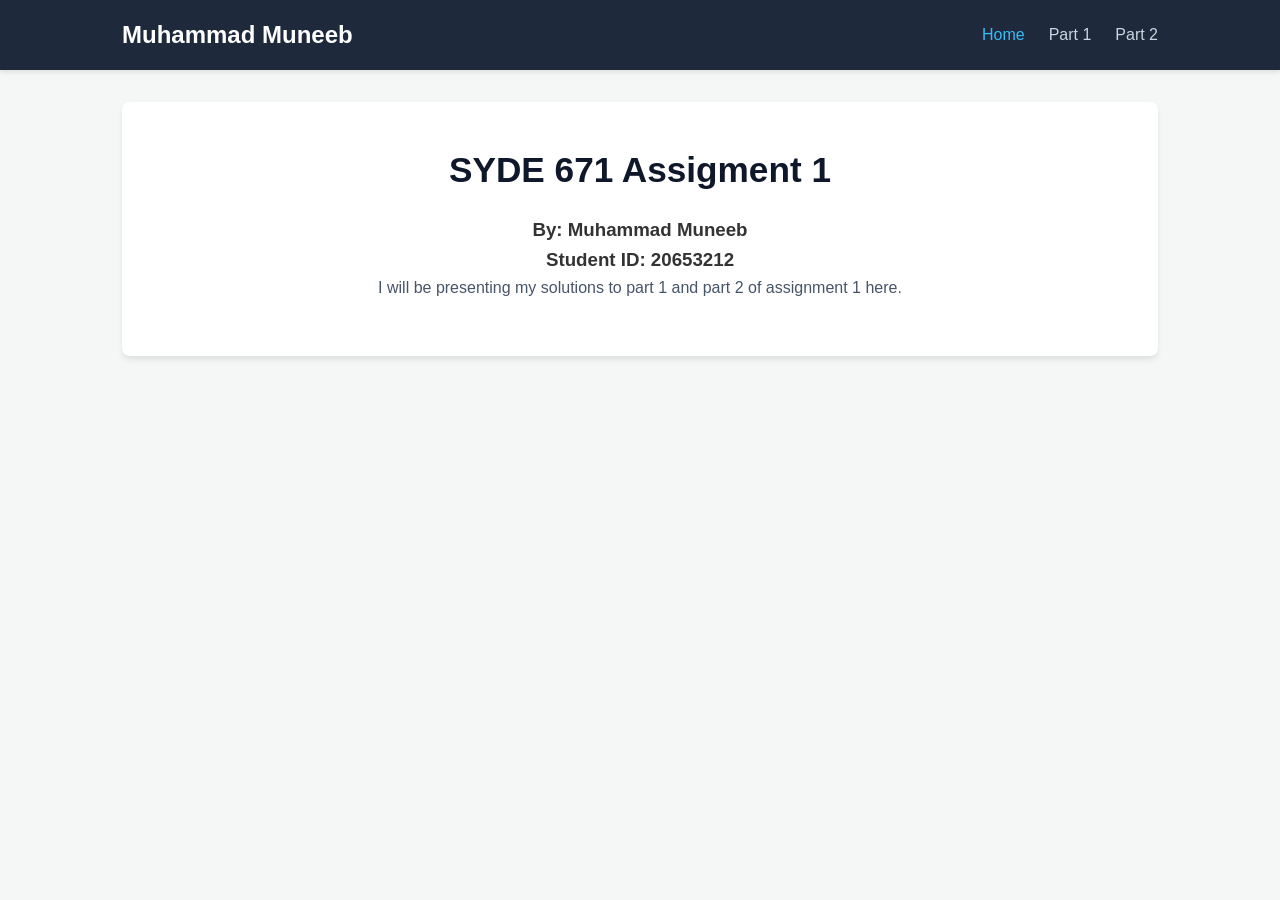
<file: index.html>
<!DOCTYPE html>
<html lang="en">
<head>
    <meta charset="UTF-8">
    <meta name="viewport" content="width=device-width, initial-scale=1.0">
    <title>Home - SYDE ASSIGNMENT 1</title>
    <link rel="stylesheet" href="style.css">
</head>
<body>

    <header>
        <nav>
            <a href="index.html" class="logo">Muhammad Muneeb</a>
            <ul class="nav-links">
                <li><a href="index.html" class="active">Home</a></li>
                <li><a href="Part1.html">Part 1</a></li>
                <li><a href="Part2.html">Part 2</a></li>
            </ul>
        </nav>
    </header>

    <main>
        <div class="card">
            <h1>SYDE 671 Assigment 1</h1>
            <h3>By: Muhammad Muneeb</h3>
            <h3>Student ID: 20653212</h3>
            <p>I will be presenting my solutions to part 1 and part 2 of assignment 1 here.</p>
            <p></p>
        </div>
    </main>
</body>
</html>
</file>
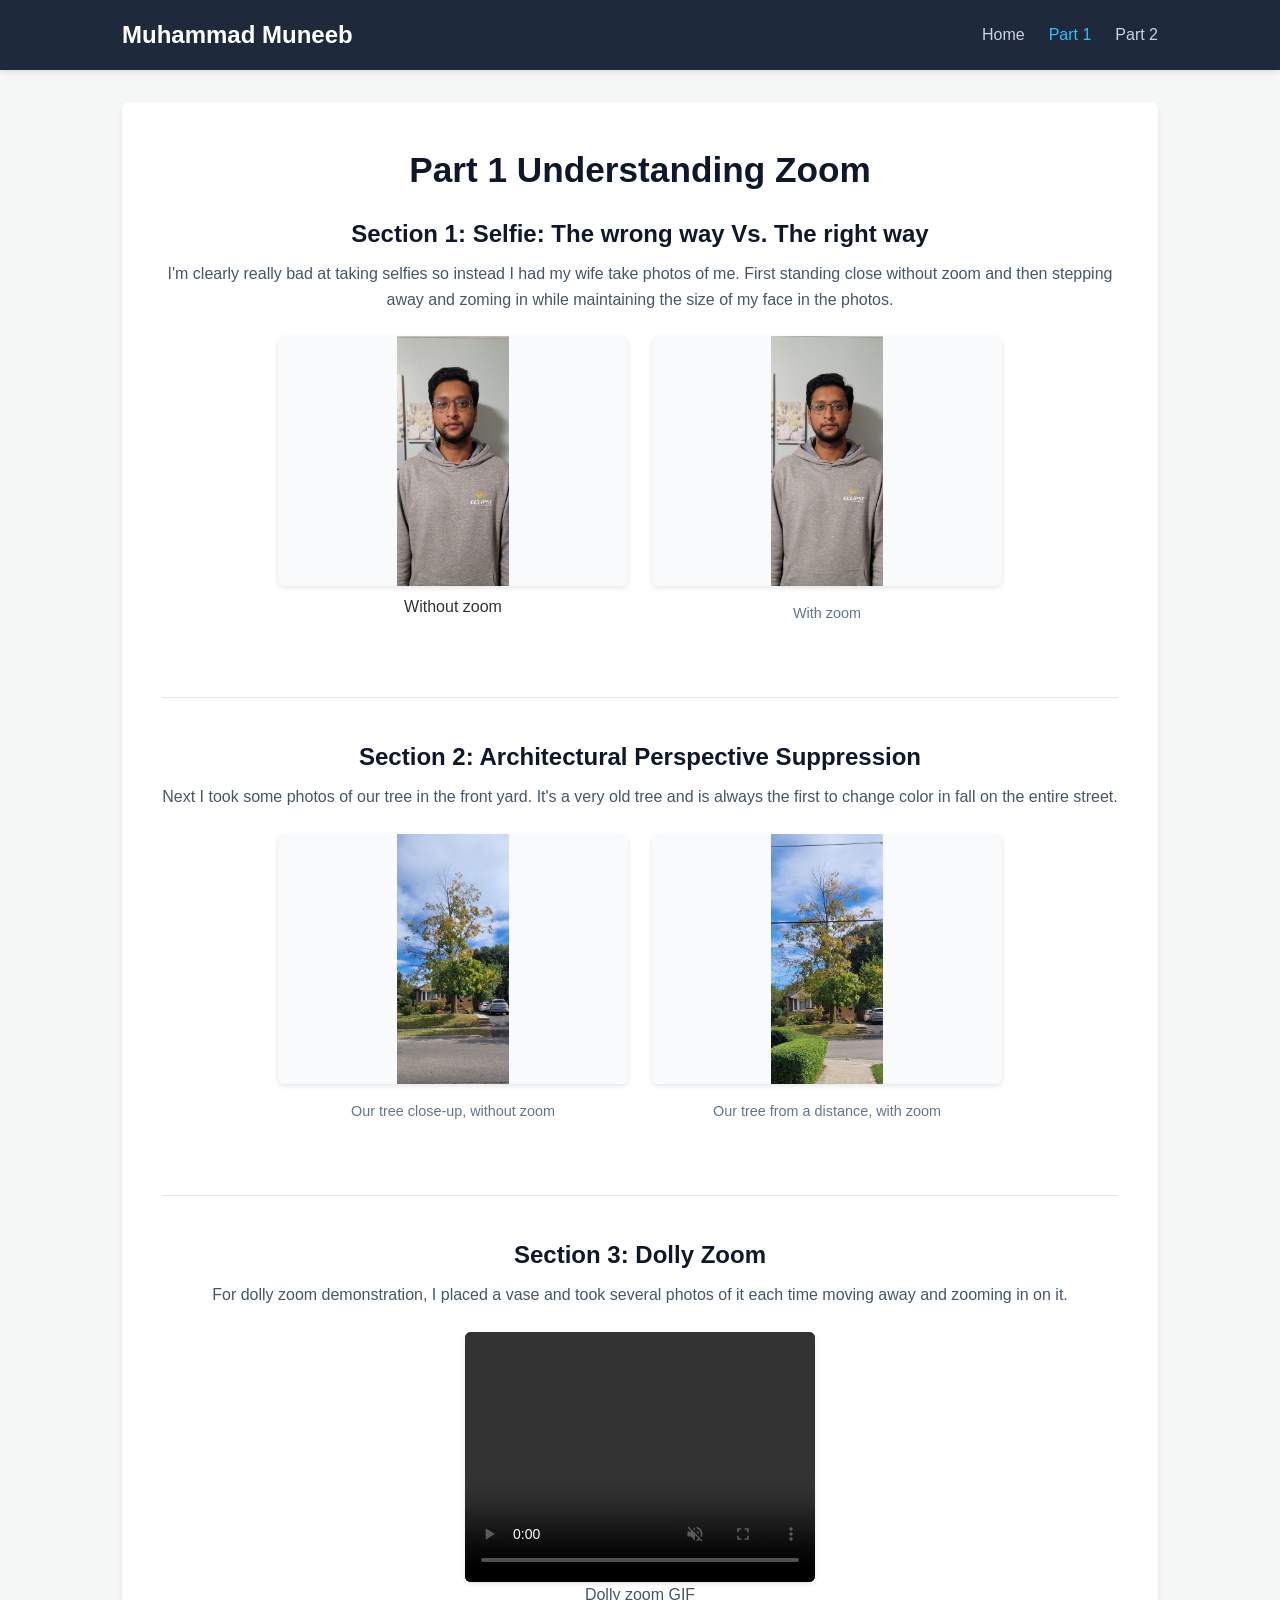
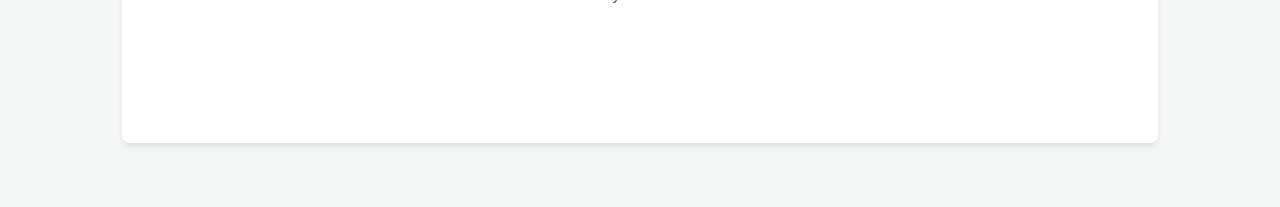
<file: Part1.html>
<!DOCTYPE html>
<html lang="en">
<head>
    <meta charset="UTF-8">
    <meta name="viewport" content="width=device-width, initial-scale=1.0">
    <title>Part 1 - My Website</title>
    <link rel="stylesheet" href="style.css">
</head>
<body>

    <header>
        <nav>
            <a href="index.html" class="logo">Muhammad Muneeb</a>
            <ul class="nav-links">
                <li><a href="index.html">Home</a></li>
                <li><a href="Part1.html" class="active">Part 1</a></li>
                <li><a href="Part2.html">Part 2</a></li>
            </ul>
        </nav>
    </header>

    <main>
        <div class="card">
            <h1 style="text-align: center;">Part 1 Understanding Zoom</h1>
            
            <!-- SECTION 1 -->
            <div class="section-block">
                <h2 class="section-title">Section 1: Selfie: The wrong way Vs. The right way</h2>
                <p class="section-desc">I'm clearly really bad at taking selfies so instead I had my wife take
                photos of me. First standing close without zoom and then stepping away and zoming in while maintaining 
                the size of my face in the photos. </p>
                
                <div class="image-grid">
                    <div class="image-card">
                        <img src="images/without_zoom.jpeg" alt="Without Zoom>
                        <p class="image-caption">Without zoom</p>
                    </div>
                    <div class="image-card">
                        <img src="images/with_zoom.jpeg" alt="With Zoom">
                        <p class="image-caption">With zoom</p>
                    </div>
                </div>
            </div>
            <div class="section-block">
                <h2 class="section-title">Section 2: Architectural Perspective Suppression</h2>
                <p class="section-desc">Next I took some photos of our tree in the front yard. It's a very old tree and is always the first to change color in fall on the entire street.</p>
                
                <div class="image-grid">
                    <div class="image-card">
                        <img src="images/without_zoom_urban.jpeg" alt="Without zoom">
                        <p class="image-caption">Our tree close-up, without zoom</p>
                    </div>
                    <div class="image-card">
                        <img src="images/with_zoom_urban.jpeg" alt="Section 2 Image 2">
                        <p class="image-caption">Our tree from a distance, with zoom</p>
                    </div>
                </div>
            </div>
            <div class="section-block">
                <h2 class="section-title">Section 3: Dolly Zoom</h2>
                <p class="section-desc">For dolly zoom demonstration, I placed a vase and took several photos of it each time moving away and zooming in on it.</p>
                
                <div class="video-container">
                    <video controls autoplay loop muted playsinline preload="metadata">
                        <source src="images/dolly_zoom.mp4" type="video/mp4">
                        Your browser does not support the video tag.
                    </video>
                    <p class="dolly_zoom.mp4">Dolly zoom GIF</p>
                </div>
            </div>

        </div>
    </main>
</body>
</html>
</file>
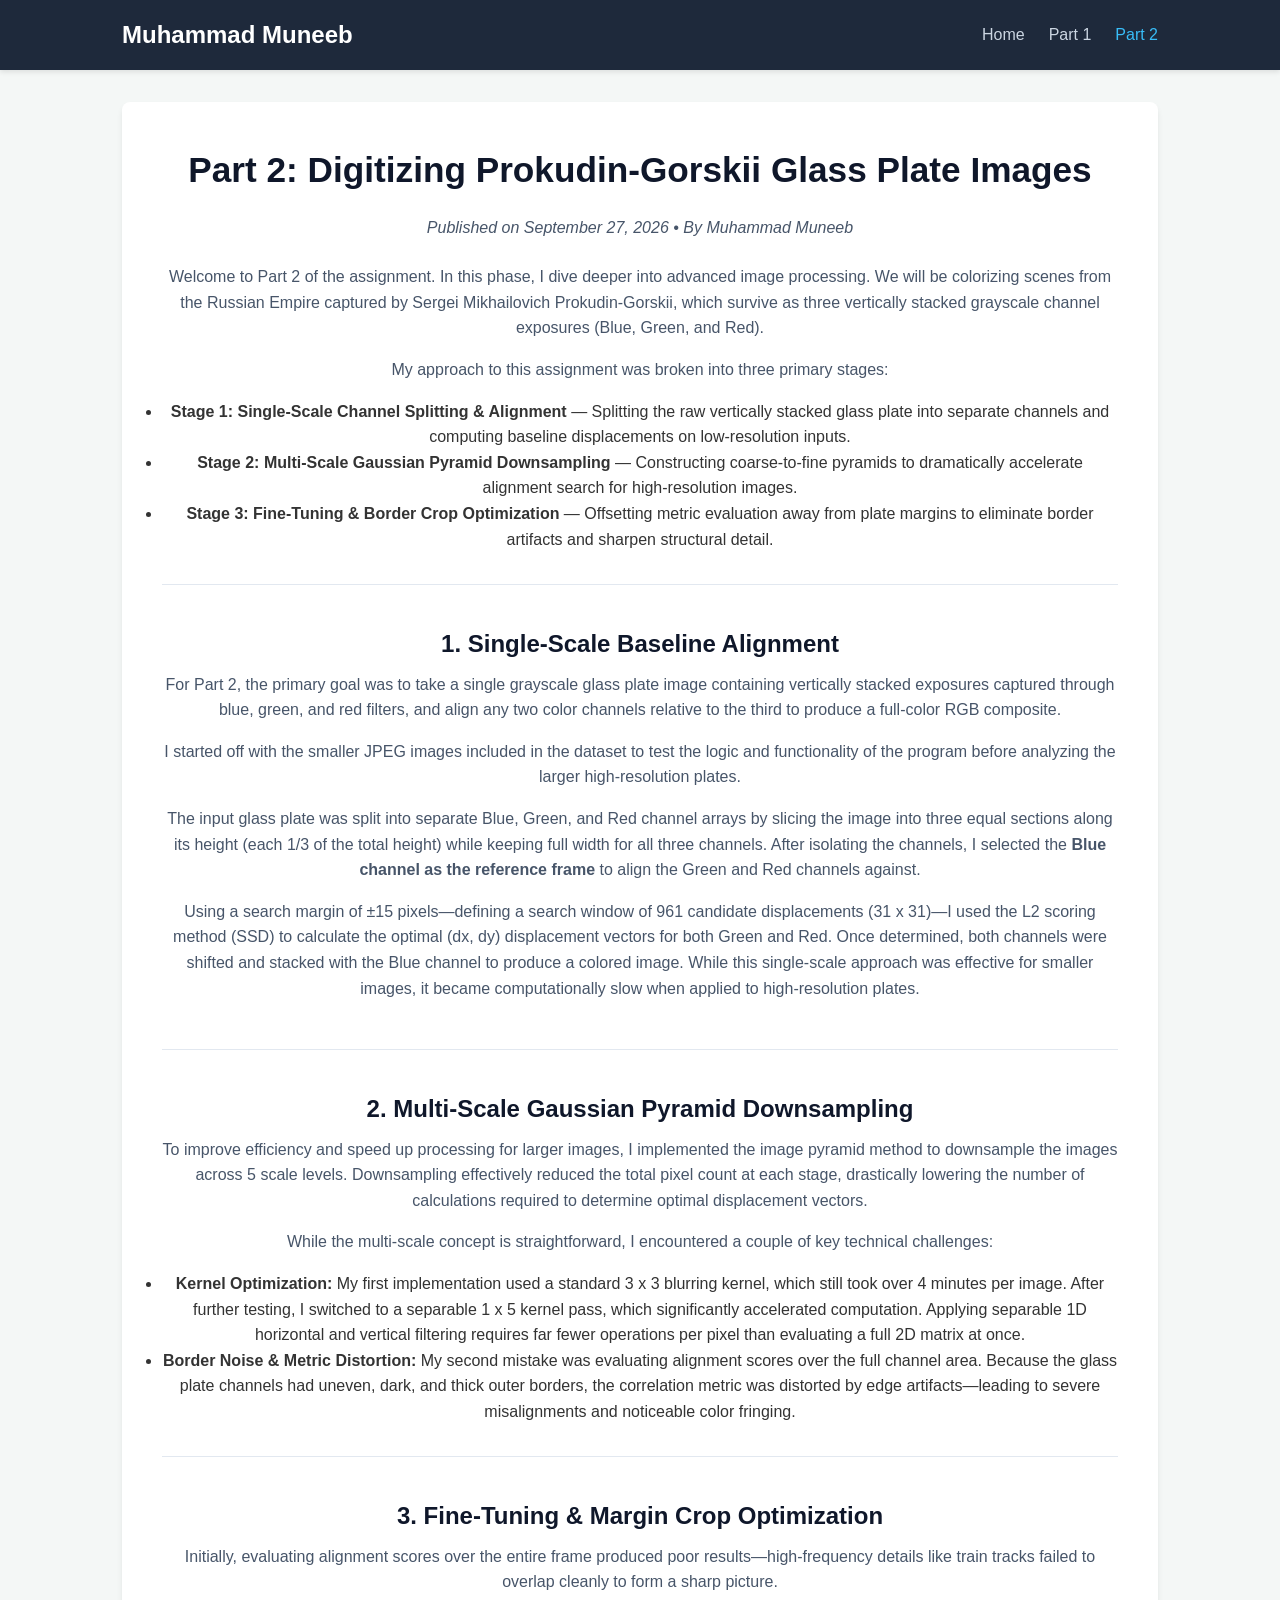
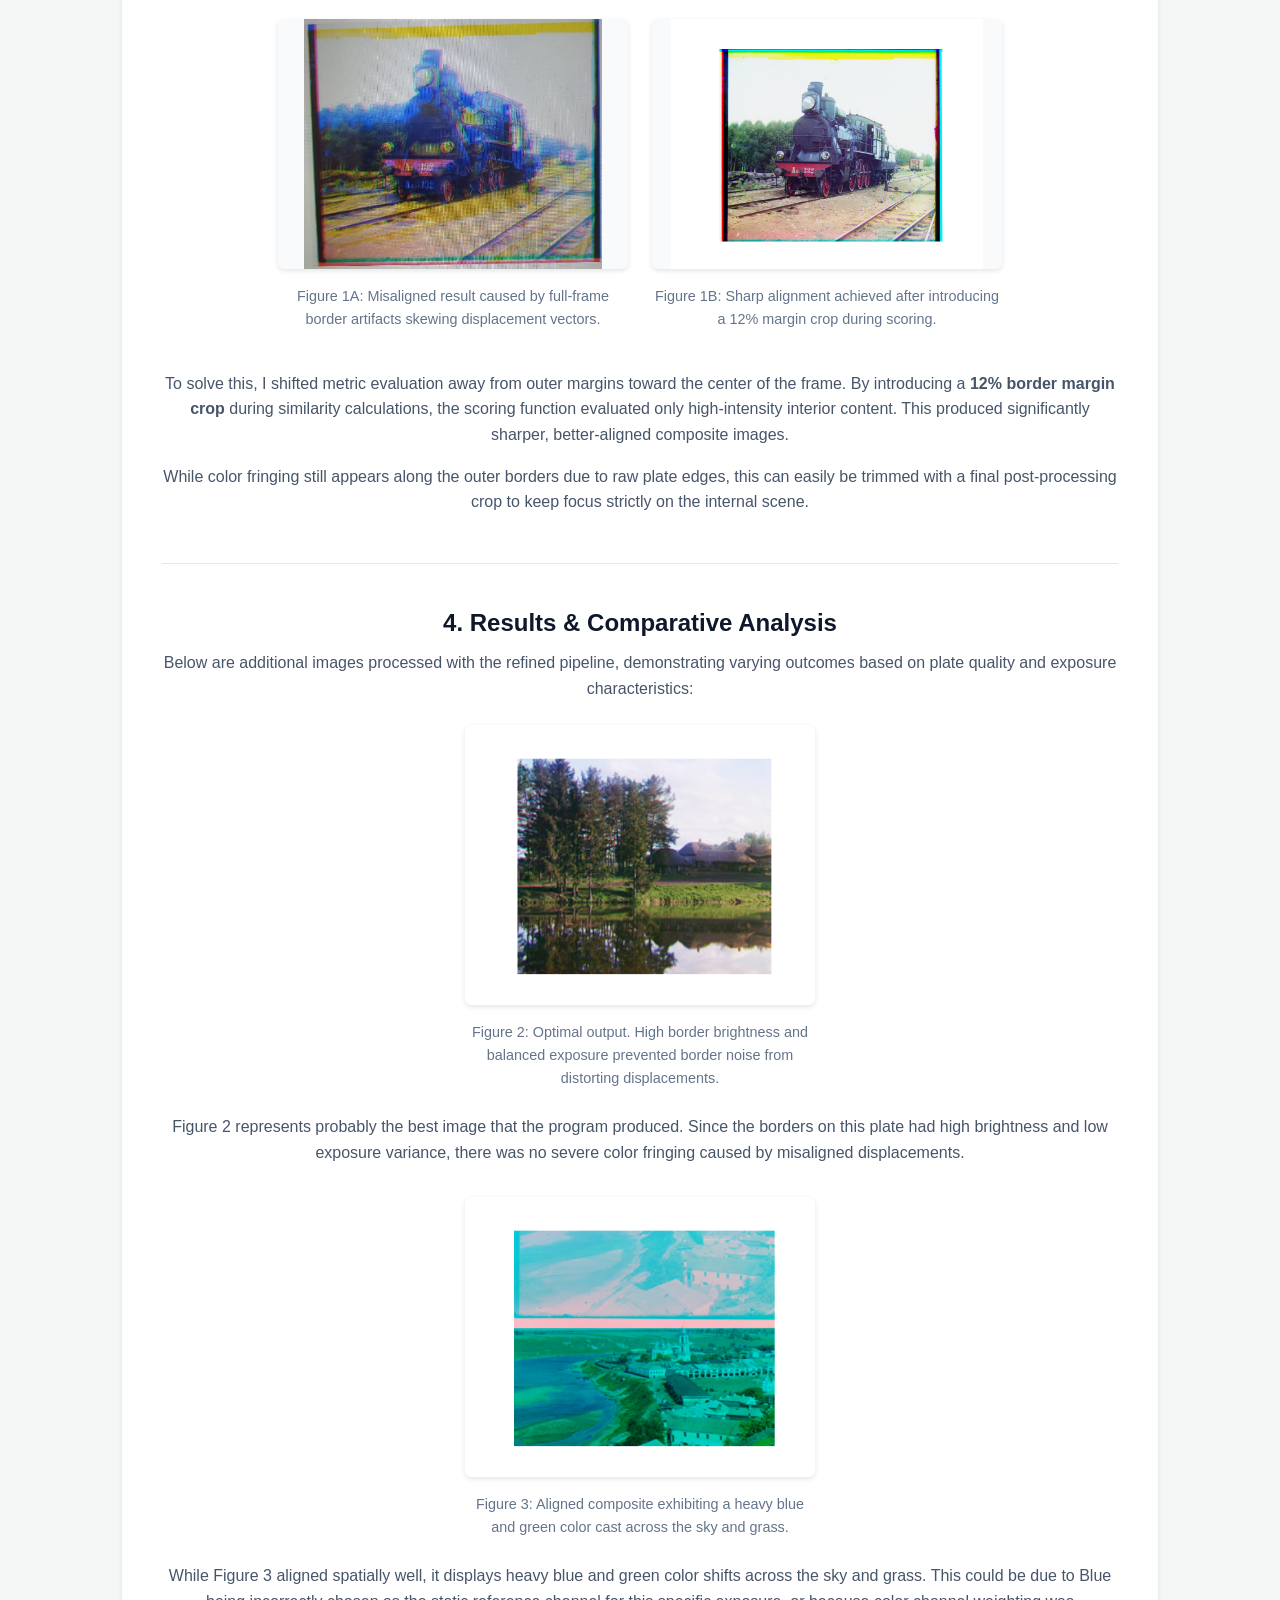
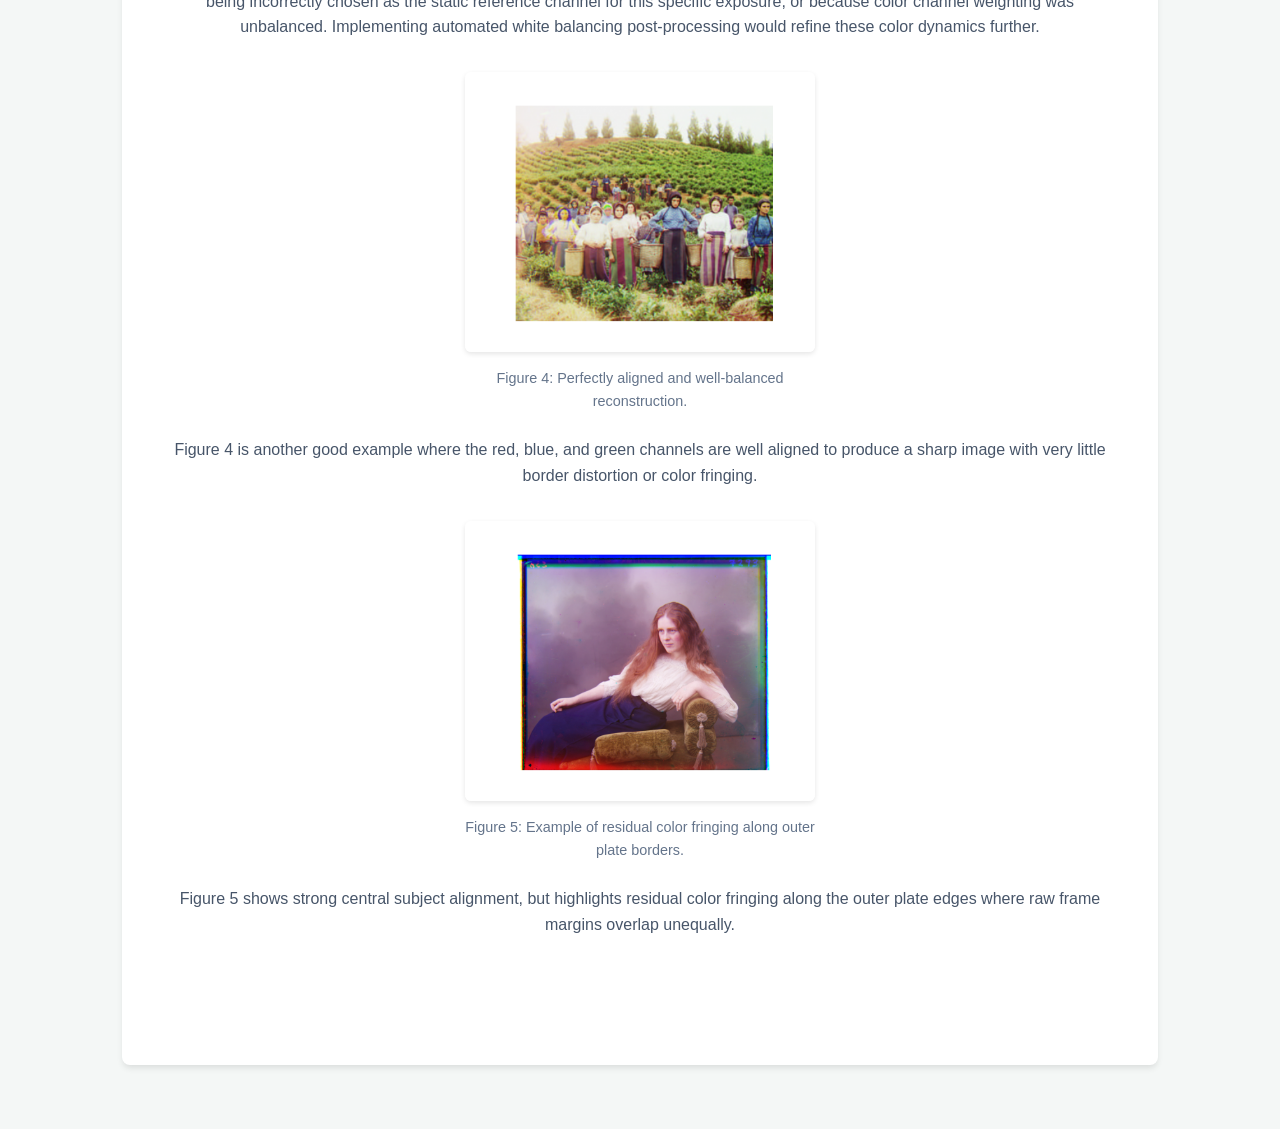
<file: Part2.html>
<!DOCTYPE html>
<html lang="en">
<head>
    <meta charset="UTF-8">
    <meta name="viewport" content="width=device-width, initial-scale=1.0">
    <title>Part 2 - Digitizing Prokudin-Gorskii Glass Plate Images</title>
    <link rel="stylesheet" href="style.css">
</head>
<body>

    <header>
        <nav>
            <a href="index.html" class="logo">Muhammad Muneeb</a>
            <ul class="nav-links">
                <li><a href="index.html">Home</a></li>
                <li><a href="Part1.html">Part 1</a></li>
                <li><a href="Part2.html" class="active">Part 2</a></li>
            </ul>
        </nav>
    </header>

    <main>
        <div class="card">
            <h1>Part 2: Digitizing Prokudin-Gorskii Glass Plate Images</h1>
            
            <p class="section-desc">
                <em>Published on September 27, 2026 • By Muhammad Muneeb</em>
            </p>

            <!-- INTRODUCTION -->
            <div class="section-block">
                <p>
                    Welcome to Part 2 of the assignment. In this phase, I dive deeper into advanced image processing. We will be colorizing scenes from the Russian Empire captured by Sergei Mikhailovich Prokudin-Gorskii, which survive as three vertically stacked grayscale channel exposures (Blue, Green, and Red).
                </p>
                <p>
                    My approach to this assignment was broken into three primary stages:
                </p>
                <ul>
                    <li><strong>Stage 1: Single-Scale Channel Splitting & Alignment</strong> — Splitting the raw vertically stacked glass plate into separate channels and computing baseline displacements on low-resolution inputs.</li>
                    <li><strong>Stage 2: Multi-Scale Gaussian Pyramid Downsampling</strong> — Constructing coarse-to-fine pyramids to dramatically accelerate alignment search for high-resolution images.</li>
                    <li><strong>Stage 3: Fine-Tuning & Border Crop Optimization</strong> — Offsetting metric evaluation away from plate margins to eliminate border artifacts and sharpen structural detail.</li>
                </ul>
            </div>

            <!-- SECTION 1: SINGLE-SCALE ALIGNMENT -->
            <div class="section-block">
                <h2 class="section-title">1. Single-Scale Baseline Alignment</h2>
                <p>
                    For Part 2, the primary goal was to take a single grayscale glass plate image containing vertically stacked exposures captured through blue, green, and red filters, and align any two color channels relative to the third to produce a full-color RGB composite.
                </p>
                <p>
                    I started off with the smaller JPEG images included in the dataset to test the logic and functionality of the program before analyzing the larger high-resolution plates.
                </p>
                <p>
                    The input glass plate was split into separate Blue, Green, and Red channel arrays by slicing the image into three equal sections along its height (each 1/3 of the total height) while keeping full width for all three channels. After isolating the channels, I selected the <strong>Blue channel as the reference frame</strong> to align the Green and Red channels against.
                </p>
                <p>
                    Using a search margin of &plusmn;15 pixels—defining a search window of 961 candidate displacements (31 x 31)—I used the L2 scoring method (SSD) to calculate the optimal (dx, dy) displacement vectors for both Green and Red. Once determined, both channels were shifted and stacked with the Blue channel to produce a colored image. While this single-scale approach was effective for smaller images, it became computationally slow when applied to high-resolution plates.
                </p>
            </div>

            <!-- SECTION 2: GAUSSIAN PYRAMIDS -->
            <div class="section-block">
                <h2 class="section-title">2. Multi-Scale Gaussian Pyramid Downsampling</h2>
                <p>
                    To improve efficiency and speed up processing for larger images, I implemented the image pyramid method to downsample the images across 5 scale levels. Downsampling effectively reduced the total pixel count at each stage, drastically lowering the number of calculations required to determine optimal displacement vectors.
                </p>
                <p>
                    While the multi-scale concept is straightforward, I encountered a couple of key technical challenges:
                </p>
                <ul>
                    <li>
                        <strong>Kernel Optimization:</strong> My first implementation used a standard 3 x 3 blurring kernel, which still took over 4 minutes per image. After further testing, I switched to a separable 1 x 5 kernel pass, which significantly accelerated computation. Applying separable 1D horizontal and vertical filtering requires far fewer operations per pixel than evaluating a full 2D matrix at once.
                    </li>
                    <li>
                        <strong>Border Noise & Metric Distortion:</strong> My second mistake was evaluating alignment scores over the full channel area. Because the glass plate channels had uneven, dark, and thick outer borders, the correlation metric was distorted by edge artifacts—leading to severe misalignments and noticeable color fringing.
                    </li>
                </ul>
            </div>

            <!-- SECTION 3: BORDER CROPPING & FINE-TUNING -->
            <div class="section-block">
                <h2 class="section-title">3. Fine-Tuning & Margin Crop Optimization</h2>
                <p>
                    Initially, evaluating alignment scores over the entire frame produced poor results—high-frequency details like train tracks failed to overlap cleanly to form a sharp picture.
                </p>

                <!-- SIDE-BY-SIDE COMPARISON: BEFORE VS AFTER CROP -->
                <div class="image-grid">
                    <div class="image-card">
                        <img src="images/00458u_colored-misaligned.png" alt="Misaligned train image due to full-frame border evaluation">
                        <p class="image-caption">Figure 1A: Misaligned result caused by full-frame border artifacts skewing displacement vectors.</p>
                    </div>
                    <div class="image-card">
                        <img src="images/00458u_colored.png" alt="Sharp train image aligned using 12 percent margin crop">
                        <p class="image-caption">Figure 1B: Sharp alignment achieved after introducing a 12% margin crop during scoring.</p>
                    </div>
                </div>

                <p>
                    To solve this, I shifted metric evaluation away from outer margins toward the center of the frame. By introducing a <strong>12% border margin crop</strong> during similarity calculations, the scoring function evaluated only high-intensity interior content. This produced significantly sharper, better-aligned composite images.
                </p>
                <p>
                    While color fringing still appears along the outer borders due to raw plate edges, this can easily be trimmed with a final post-processing crop to keep focus strictly on the internal scene.
                </p>
            </div>

            <!-- SECTION 4: GALLERY OF RESULTS -->
            <div class="section-block">
                <h2 class="section-title">4. Results & Comparative Analysis</h2>
                <p>
                    Below are additional images processed with the refined pipeline, demonstrating varying outcomes based on plate quality and exposure characteristics:
                </p>

                <!-- GALLERY ITEM 1: BEST RESULT -->
                <div class="video-container" style="max-width: 550px;">
                    <img src="images/00163v_colored.png" alt="Optimal alignment result with clean borders" style="width:100%; max-height:350px; object-fit:contain; border-radius:6px; box-shadow:0 2px 5px rgba(0,0,0,0.1);">
                    <p class="image-caption">Figure 2: Optimal output. High border brightness and balanced exposure prevented border noise from distorting displacements.</p>
                </div>
                <p>
                    Figure 2 represents probably the best image that the program produced. Since the borders on this plate had high brightness and low exposure variance, there was no severe color fringing caused by misaligned displacements.
                </p>

                <!-- GALLERY ITEM 2: COLOR CAST CHALLENGE -->
                <div class="video-container" style="max-width: 550px; margin-top: 2rem;">
                    <img src="images/01164v_colored.png" alt="Aligned image showing blue and green color cast in sky and grass" style="width:100%; max-height:350px; object-fit:contain; border-radius:6px; box-shadow:0 2px 5px rgba(0,0,0,0.1);">
                    <p class="image-caption">Figure 3: Aligned composite exhibiting a heavy blue and green color cast across the sky and grass.</p>
                </div>
                <p>
                    While Figure 3 aligned spatially well, it displays heavy blue and green color shifts across the sky and grass. This could be due to Blue being incorrectly chosen as the static reference channel for this specific exposure, or because color channel weighting was unbalanced. Implementing automated white balancing post-processing would refine these color dynamics further.
                </p>

                <!-- GALLERY ITEM 3: WELL-BALANCED RESULT -->
                <div class="video-container" style="max-width: 550px; margin-top: 2rem;">
                    <img src="images/01522v_colored.png" alt="Perfectly aligned and well balanced image" style="width:100%; max-height:350px; object-fit:contain; border-radius:6px; box-shadow:0 2px 5px rgba(0,0,0,0.1);">
                    <p class="image-caption">Figure 4: Perfectly aligned and well-balanced reconstruction.</p>
                </div>
                <p>
                    Figure 4 is another good example where the red, blue, and green channels are well aligned to produce a sharp image with very little border distortion or color fringing.
                </p>

                <!-- GALLERY ITEM 4: BORDER COLOR FRINGING -->
                <div class="video-container" style="max-width: 550px; margin-top: 2rem;">
                    <img src="images/01657u_colored.png" alt="Aligned image showing color fringing along the border" style="width:100%; max-height:350px; object-fit:contain; border-radius:6px; box-shadow:0 2px 5px rgba(0,0,0,0.1);">
                    <p class="image-caption">Figure 5: Example of residual color fringing along outer plate borders.</p>
                </div>
                <p>
                    Figure 5 shows strong central subject alignment, but highlights residual color fringing along the outer plate edges where raw frame margins overlap unequally.
                </p>         
            </div>

        </div>
    </main>
</body>
</html>
</file>
<file: style.css>
/* ==========================================================================
   1. RESET & BASE STYLES
   ========================================================================== */
* {
    margin: 0;
    padding: 0;
    box-sizing: border-box;
}

body {
    font-family: 'Segoe UI', Tahoma, Geneva, Verdana, sans-serif;
    line-height: 1.6;
    color: #333;
    background-color: #f4f7f6;
    display: flex;
    flex-direction: column;
    min-height: 100vh;
}

/* ==========================================================================
   2. NAVIGATION BAR
   ========================================================================== */
header {
    background-color: #1e293b;
    padding: 1rem 0;
    box-shadow: 0 2px 5px rgba(0,0,0,0.1);
}

nav {
    max-width: 1100px;
    margin: 0 auto;
    display: flex;
    justify-content: space-between;
    align-items: center;
    padding: 0 2rem;
}

.logo {
    color: #ffffff;
    font-size: 1.5rem;
    font-weight: bold;
    text-decoration: none;
}

.nav-links {
    list-style: none;
    display: flex;
    gap: 1.5rem;
}

.nav-links a {
    color: #cbd5e1;
    text-decoration: none;
    font-weight: 500;
    transition: color 0.3s ease;
}

.nav-links a:hover,
.nav-links a.active {
    color: #38bdf8;
}

/* ==========================================================================
   3. MAIN CONTENT CONTAINER & CARD
   ========================================================================== */
main {
    max-width: 1100px;
    margin: 2rem auto;
    padding: 0 2rem;
    flex: 1;
    width: 100%;
}

.card {
    background: #ffffff;
    padding: 2.5rem;
    border-radius: 8px;
    box-shadow: 0 4px 6px -1px rgba(0, 0, 0, 0.1);
    margin-bottom: 2rem;
    text-align: center; /* Centers all inner headings, body text, and inline containers */
}

h1 {
    color: #0f172a;
    margin-bottom: 1rem;
    font-size: 2.2rem;
    text-align: center;
}

p {
    margin-bottom: 1rem;
    color: #475569;
}

/* ==========================================================================
   4. BUTTONS & FORMS
   ========================================================================== */
.btn {
    display: inline-block;
    background-color: #0284c7;
    color: #ffffff;
    padding: 0.75rem 1.5rem;
    border-radius: 6px;
    text-decoration: none;
    font-weight: 600;
    transition: background-color 0.3s ease;
    margin-top: 1rem;
    border: none;
    cursor: pointer;
}

.btn:hover {
    background-color: #0369a1;
}

.form-group {
    margin-bottom: 1.2rem;
    text-align: left; /* Keeps form labels/inputs aligned left inside centered cards */
}

.form-group label {
    display: block;
    margin-bottom: 0.5rem;
    font-weight: 600;
    color: #334155;
}

.form-group input,
.form-group textarea {
    width: 100%;
    padding: 0.75rem;
    border: 1px solid #cbd5e1;
    border-radius: 6px;
    font-family: inherit;
    font-size: 1rem;
}

.form-group input:focus,
.form-group textarea:focus {
    outline: none;
    border-color: #0284c7;
}

/* ==========================================================================
   5. SECTIONS & SIDE-BY-SIDE IMAGE GRID (UPDATED)
   ========================================================================== */
.section-block {
    margin-bottom: 2.5rem;
    padding-bottom: 2rem;
    border-bottom: 1px solid #e2e8f0;
}

.section-block:last-child {
    border-bottom: none;
}

.section-title {
    font-size: 1.5rem;
    color: #0f172a;
    margin-bottom: 0.5rem;
    text-align: center;
}

.section-desc {
    color: #475569;
    margin-bottom: 1.5rem;
    text-align: center;
}

/* Horizontal flexbox container for images */
.image-grid {
    display: flex;
    flex-direction: row;       /* Forces side-by-side alignment */
    justify-content: center;   /* Centers the image pair horizontally */
    align-items: flex-start;   /* Aligns top borders cleanly */
    gap: 1.5rem;               /* Space between left and right image cards */
    max-width: 800px;          /* Restricts total grid width so images stay controlled */
    margin: 1.5rem auto;       /* Centers the container within the card */
}

/* Individual card wrapper for each image */
.image-card {
    flex: 1;                   /* Gives each image equal 50% width allocation */
    max-width: 350px;          /* Prevents individual images from expanding too large */
    text-align: center;
}

/* Responsive image sizing controls */
.image-card img {
    width: 100%;               /* Fills the image-card container width */
    max-height: 250px;         /* Caps vertical growth to prevent tall images taking over */
    object-fit: contain;       /* Preserves exact image aspect ratio without cropping borders */
    border-radius: 6px;
    box-shadow: 0 2px 5px rgba(0, 0, 0, 0.1);
    background-color: #f8fafc; /* Subtle background for transparent/cropped images */
}

.image-caption {
    font-size: 0.9rem;
    color: #64748b;
    margin-top: 0.5rem;
    text-align: center;
}

/* ==========================================================================
   6. FOOTER & RESPONSIVE BREAKPOINTS
   ========================================================================== */
footer {
    background-color: #0f172a;
    color: #94a3b8;
    text-align: center;
    padding: 1.5rem 0;
    margin-top: auto;
}

/* Mobile Responsiveness: Stack images vertically on small mobile screens */
@media (max-width: 600px) {
    .image-grid {
        flex-direction: column;
        align-items: center;
    }
    
    .image-card {
        width: 100%;
        max-width: 100%;
    }
}

/* ==========================================================================
   VIDEO CONTAINER STYLING (FIXED RESIZING)
   ========================================================================== */
.video-container {
    width: 350px !important;       /* Hard limit matching image card width */
    max-width: 100%;               /* Prevents overflow on mobile screens */
    margin: 1.5rem auto;           /* Centers the video player */
    text-align: center;
}

.video-container video {
    width: 100% !important;
    height: 250px !important;      /* Exact height matching your images */
    object-fit: contain;           /* Scales video inside frame without stretching */
    border-radius: 6px;
    box-shadow: 0 2px 5px rgba(0, 0, 0, 0.1);
    background-color: #000;        /* Black letterbox background */
    display: block;
}
</file>
